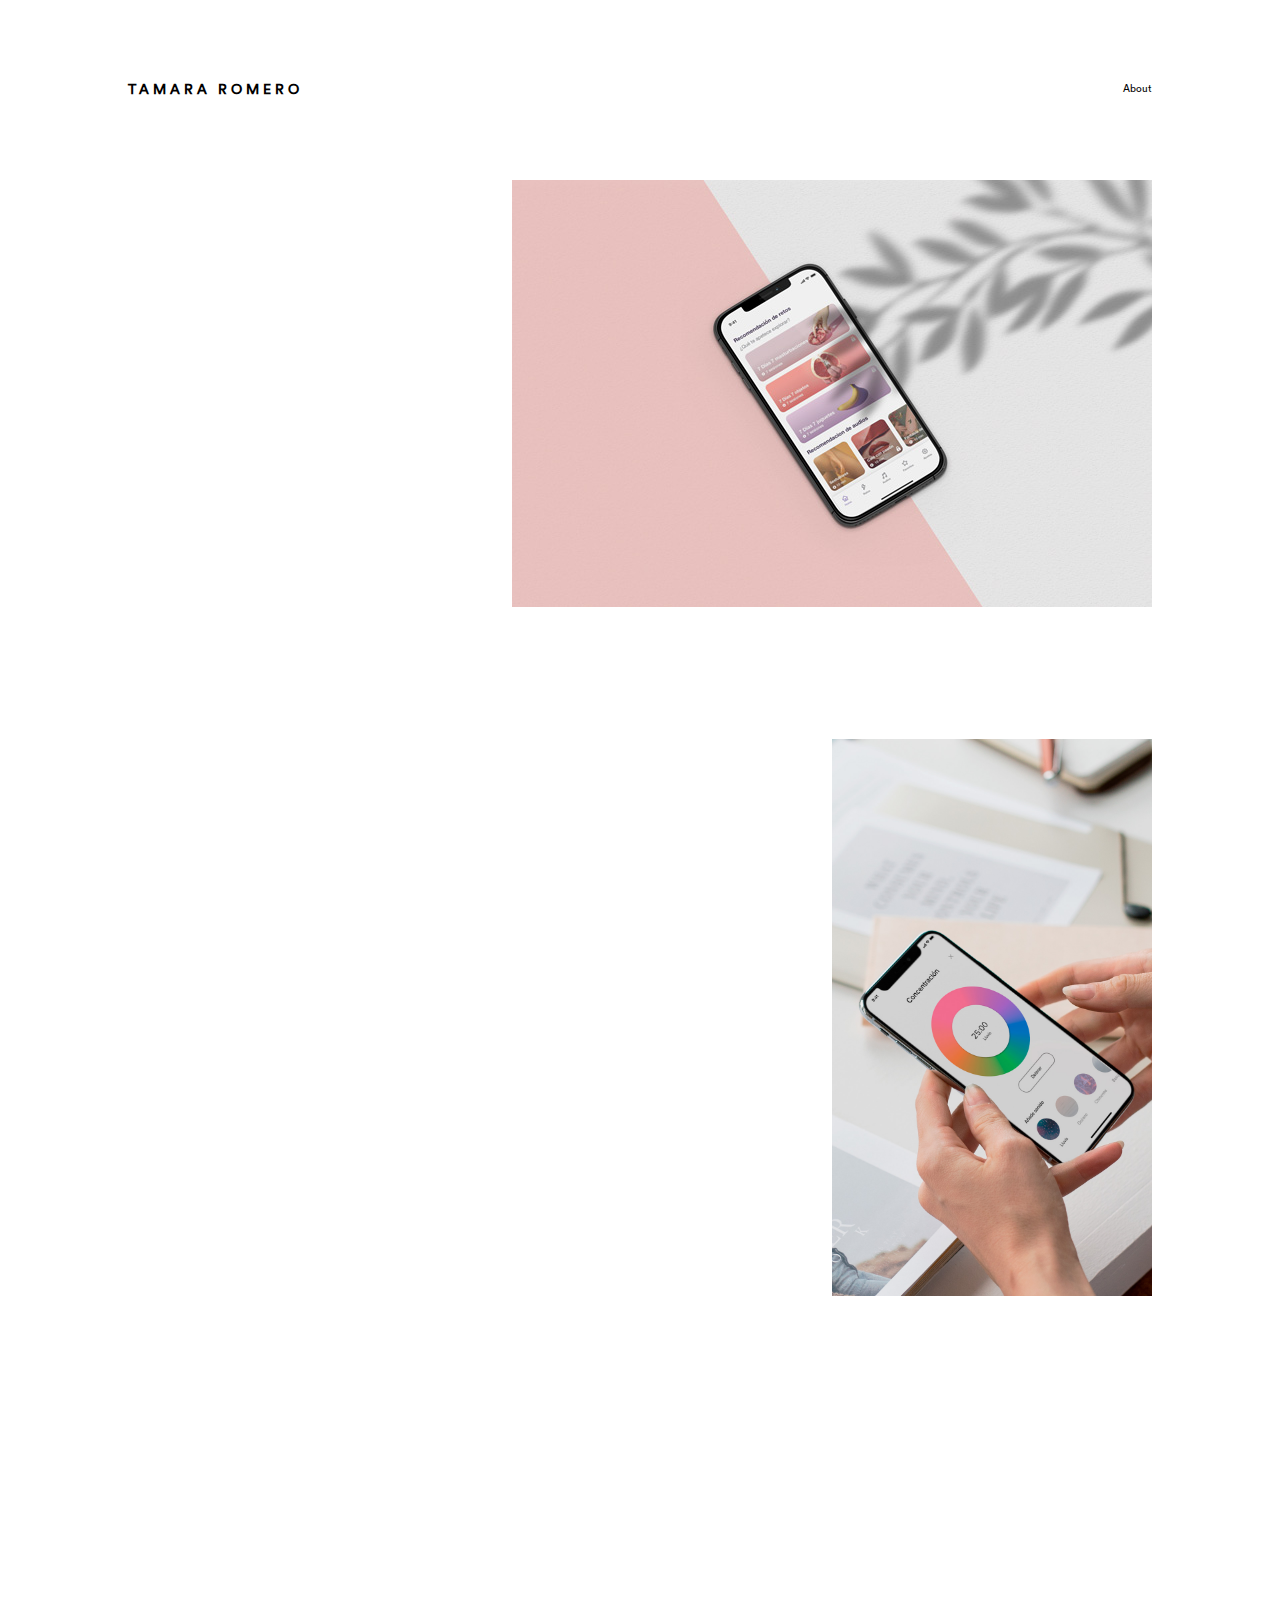
<file: index.html>
<!DOCTYPE html>
<html lang="en">

<head>
    <meta charset="UTF-8">
    <meta name="viewport" content="width=device-width, initial-scale=1.0">
    <meta http-equiv="X-UA-Compatible" content="ie=edge">
    <title>Portfolio Tamara</title>
    <link rel="stylesheet" href="css/normalize.css">
    <link rel="stylesheet" href="css/styles.css">
    <link href="https://unpkg.com/aos@2.3.1/dist/aos.css" rel="stylesheet">

</head>

<body>
    <header>
        <a href="index.html">
            <h1>Tamara Romero</h1>
        </a>
        <a href="about.html">
            <p>About</p>
        </a>
    </header>
    <section class="app-mine" data-aos="fade-left">
        <a href="mine.html"><img class="img_mine" src="images/app_mine.jpg" alt="Imagen horizontal con movil"></a>
    </section>
    <section class="app-circle" data-aos="fade-left">
        <a href="circle.html"><img class="img_circle" src="images/app-circle.jpg" alt="Imagen con movil"></a>
    </section>
    <section class="video-premios" data-aos="fade-right">
        <a href="premios.html"><img class="img_premios" src="images/video-premios.png" alt="imagen fuidos"></a>
    </section>
    <section class="editorial" data-aos="fade-right">
        <a href="editorial.html"><img class="urmeneta" src="images/urmeneta.png" alt="imagen retrato urmeneta"></a>
    </section>
    <section class="daniel-rueda" data-aos="fade-left">
        <a href="espacios-creativos.html"><img class="imgworks5" src="images/daniel-rueda.png" alt="imagen espaldas daniel rueda"></a>
    </section>
    <section class="revista" data-aos="fade-left">
        <a href="editorial-eurekers.html"><img class="img_revista" src="images/revista.jpg" alt="Imagen revista abierta"></a>
    </section>

    <footer>
    </footer>
    <script src="https://unpkg.com/aos@2.3.1/dist/aos.js"></script>
    <script>
        AOS.init();
    </script>
</body>

</html>
</file>
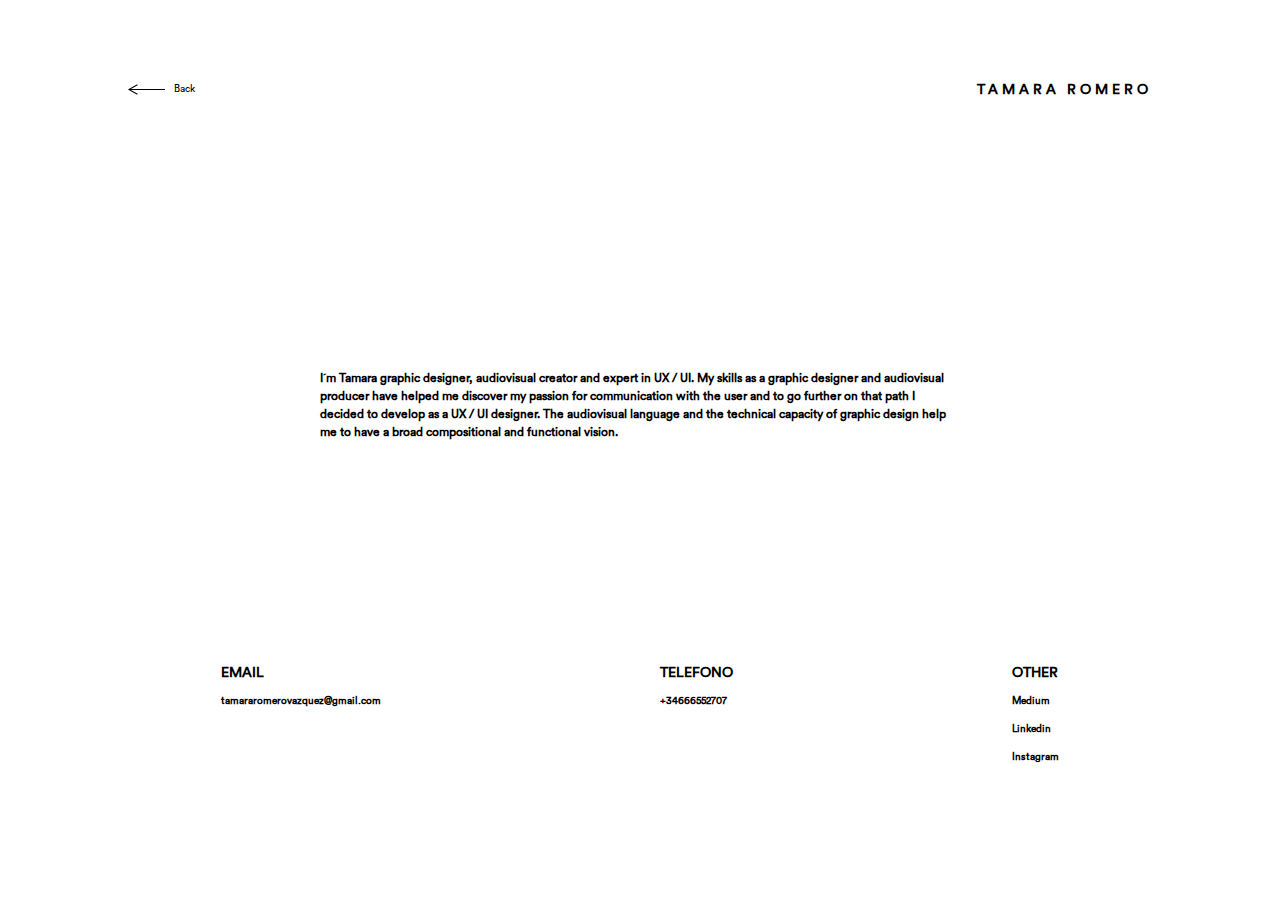
<file: about.html>
<!DOCTYPE html>
<html lang="en">

<head>
    <meta charset="UTF-8">
    <meta name="viewport" content="width=device-width, initial-scale=1.0">
    <meta http-equiv="X-UA-Compatible" content="ie=edge">
    <title>About</title>
    <link rel="stylesheet" href="css/normalize.css">
    <link rel="stylesheet" href="css/styles.css">
    <link rel="stylesheet" href="css/about.css">
</head>
<header>
    <div class="flechayback">
    <a href="index.html">
       <img src="images/flecha.svg" alt="flecha">
    </a></a>
    <a class="back" href="index.html">
        <p>Back</p>
    </a></div>
    <a href="index.html">
        <h1>Tamara Romero</h1>
    </a>
</header>

<body>
    <section>
        <div class="bio">
            <h3>I´m Tamara graphic designer, audiovisual creator and expert in UX / UI.
                    My skills as a graphic designer and audiovisual producer have helped me discover my passion for communication with the user and to go further on that path I decided to develop as a UX / UI designer. The audiovisual language and the technical capacity of graphic design help me to have a broad compositional and functional vision. </h3>
        </div>
    </section>
    
    <section class="text-container">
            <p class="text">
                <div class= "dos">
                <h2>Email</h2>
                <h3>
                        <a href="mailto:tamararomerovazquez@gmail.com"><p>tamararomerovazquez@gmail.com</p></a>
                </h3>
                </div>
            </p>
            <p class="text">
                <div class= "dos">
                <h2>telefono</h2>
                <h3>
                    <p>+34666552707</p>
                </h3>
                </div>
            </p>
            <p class="text">
                <div class= "dos">
                <h2>Other</h2>
                <h3>
                    <a href="https://medium.com/@tamararomerovazquez"><p>Medium</p></a><a href="https://www.linkedin.com/in/tamararomero/"><p>Linkedin</p></a><a href="https://www.instagram.com/sipi_nopi/"><p>Instagram</p></a>
                </h3>
            </div>
            </p>
</body>

</html>
</file>
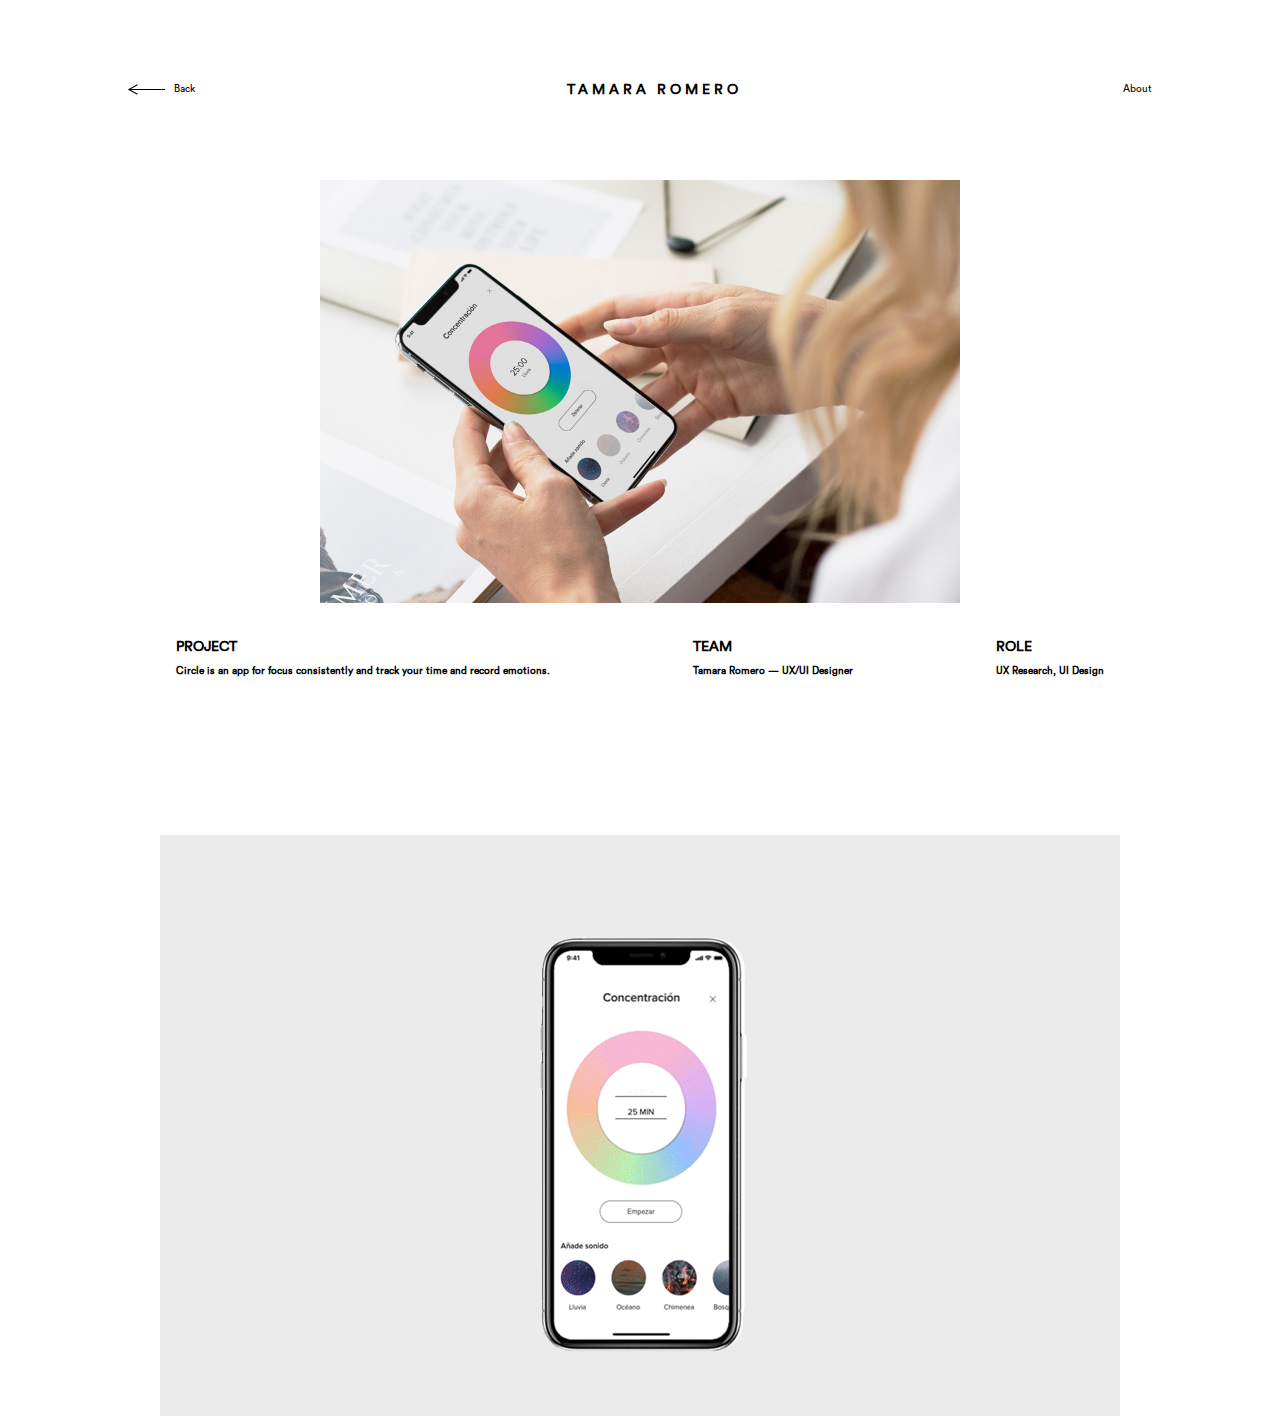
<file: circle.html>
<!DOCTYPE html>
<html lang="en">

<head>
    <meta charset="UTF-8">
    <meta name="viewport" content="width=device-width, initial-scale=1.0">
    <meta http-equiv="X-UA-Compatible" content="ie=edge">
    <title>App Circle</title>
    <link rel="stylesheet" href="css/normalize.css">
    <link rel="stylesheet" href="css/styles.css">
    <link rel="stylesheet" href="css/projects.css">
</head>

<header>
    <div class="flechayback">
        <a href="index.html">
            <img src="images/flecha.svg" alt="flecha">
        </a></a>
        <a class="back" href="index.html">
            <p>Back</p>
        </a></div>
    <a href="index.html">
        <h1>Tamara Romero</h1>
    </a>
    <div class="about">
    <a href="about.html">
        <nav>About</nav>
    </a>

</header>

<body>
    <section class="image_projects">
        <img class="projects_mine" src="images/app-circle-960.jpg" alt="Imagen con movil"></a>
    </section>

    <section class="text-container">
        <p class="text">
            <div class="dos">
                <h2>Project</h2>
                <h3>
                    <p class="descripcion">Circle is an app for focus consistently and track your time and record emotions.</p>
                </h3>
            </div>
        </p>
        <p class="text">
            <div class="dos">
                <h2>Team</h2>
                <h3>
                    <p>Tamara Romero — UX/UI Designer</p>
                    
                </h3>
            </div>
        </p>
        <p class="text">
            <div class="dos">
                <h2>Role</h2>
                <h3>
                    <p>UX Research, UI Design </p>
                </h3>
            </div>
        </p>
    </section>
    
    <section class="contenedor_gif_mine">
            <img class="gif_mine" src="images/app-circle-concentracion.gif" alt="imagen gif app mine"></a>
        </section>

</body>

</html>
</file>
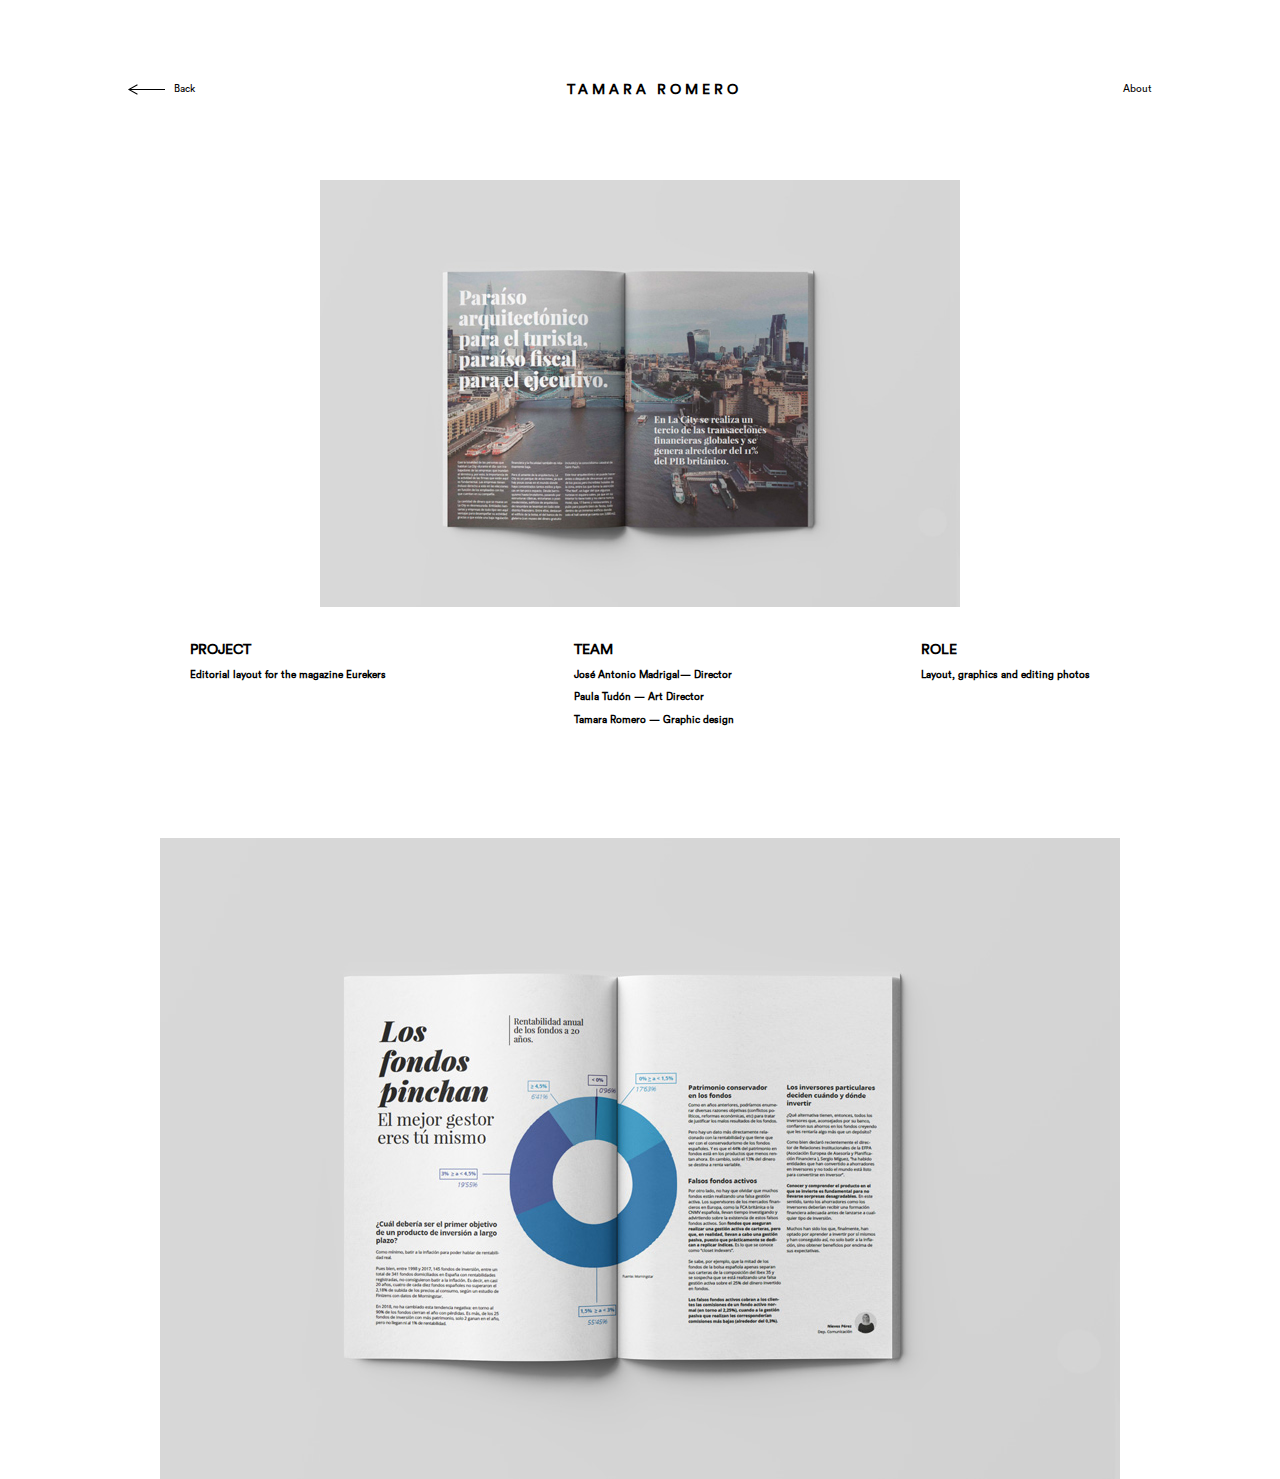
<file: editorial-eurekers.html>
<!DOCTYPE html>
<html lang="en">

<head>
    <meta charset="UTF-8">
    <meta name="viewport" content="width=device-width, initial-scale=1.0">
    <meta http-equiv="X-UA-Compatible" content="ie=edge">
    <title>Magazine Eurekers</title>
    <link rel="stylesheet" href="css/normalize.css">
    <link rel="stylesheet" href="css/styles.css">
    <link rel="stylesheet" href="css/projects.css">
</head>

<header>
    <div class="flechayback">
        <a href="index.html">
            <img src="images/flecha.svg" alt="flecha">
        </a></a>
        <a class="back" href="index.html">
            <p>Back</p>
        </a></div>
    <div class="minombre">
        <a href="index.html">
            <h1>Tamara Romero</h1>
        </a>
    </div>
    <div class="about">
        <a href="about.html">
            <nav>About</nav>
        </a>

</header>

<body>
    <section class="image_projects">
        <img class="projects_mine" src="images/revista-eurekers1.jpg" alt="Revista eurekers"></a>
    </section>

    <section class="text-container">
        <p class="text">
            <div class="dos">
                <h2>Project</h2>
                <h3>
                    <p> Editorial layout for the magazine Eurekers</p>
                </h3>
            </div>
        </p>
        <p class="text">
            <div class="dos">
                <h2>Team</h2>
                <h3>
                    <p>José Antonio Madrigal— Director</p>
                    <p>Paula Tudón — Art Director</p>
                    <p>Tamara Romero — Graphic design</p>

                </h3>
            </div>
        </p>
        <p class="text">
            <div class="dos">
                <h2>Role</h2>
                <h3>
                    <p>Layout, graphics and editing photos </p>
                </h3>
            </div>
        </p>
    </section>
    <section class="contenedor_gif_mine">
        <img class="gif_mine" src="images/revista-eurekers2.jpg" alt="Revista Eurekers"></a>
    </section>
</body>

</html>
</file>
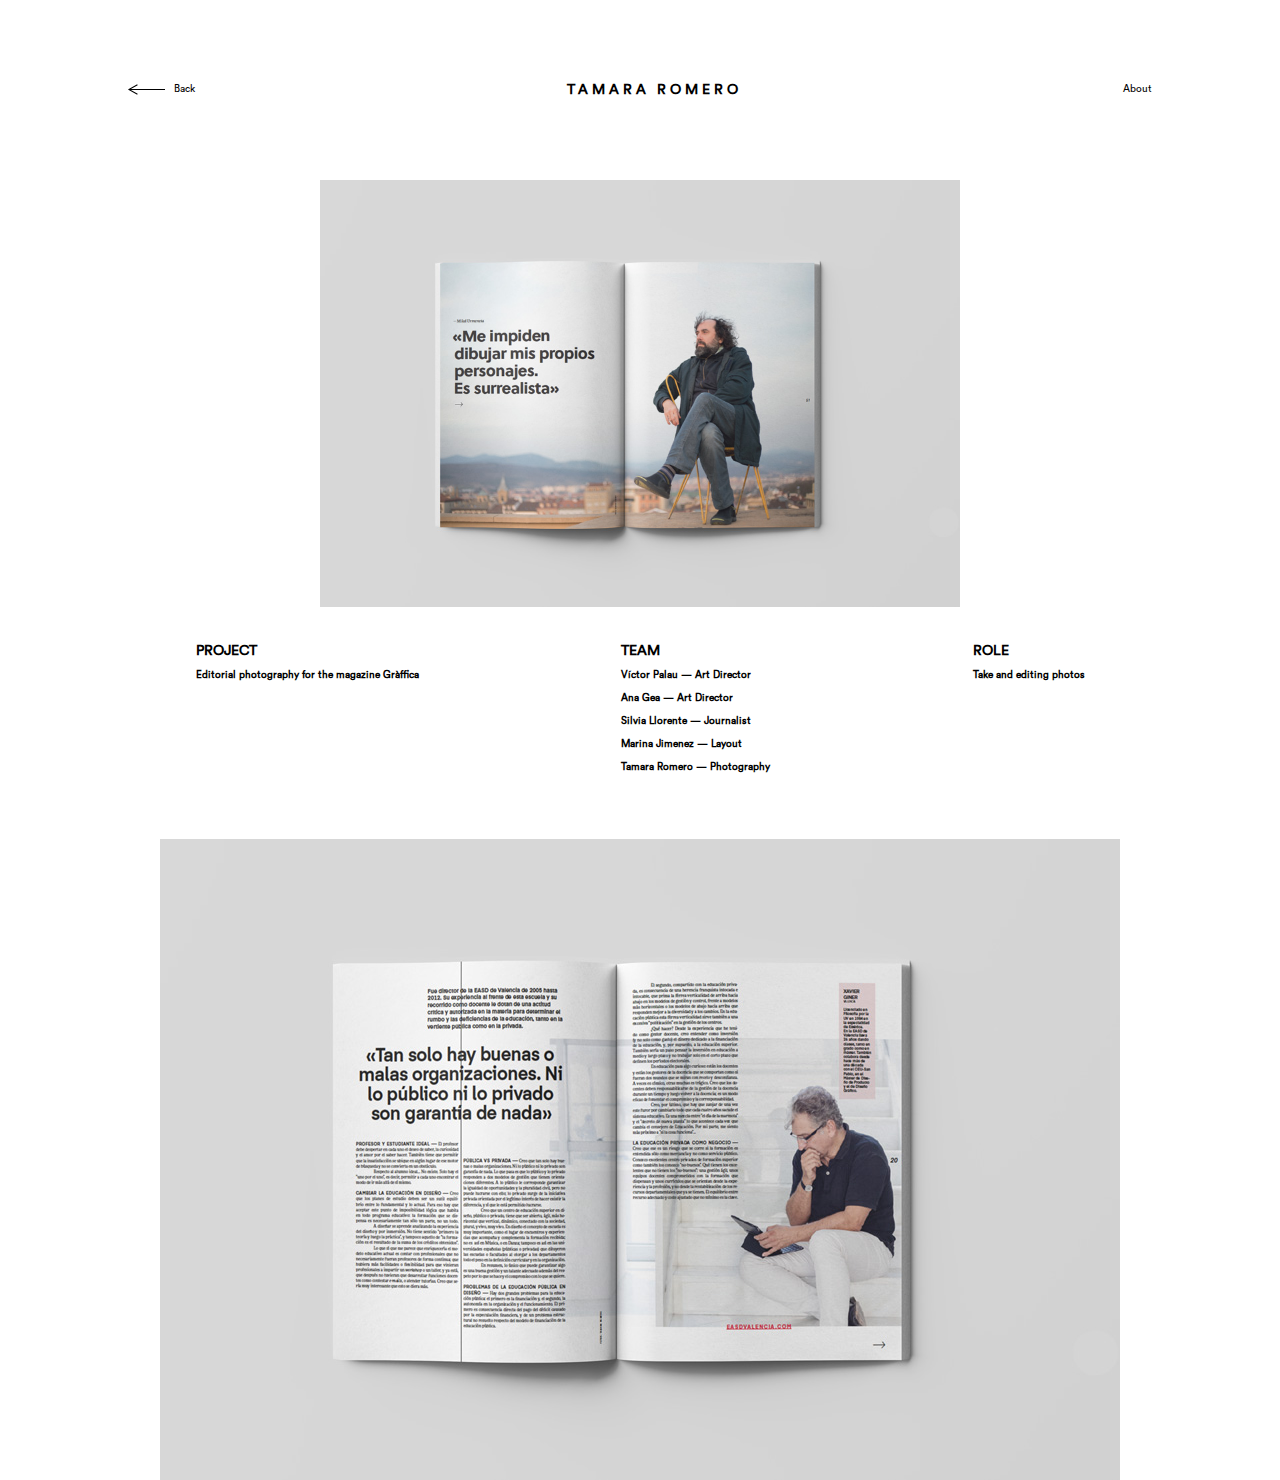
<file: editorial.html>
<!DOCTYPE html>
<html lang="en">

<head>
    <meta charset="UTF-8">
    <meta name="viewport" content="width=device-width, initial-scale=1.0">
    <meta http-equiv="X-UA-Compatible" content="ie=edge">
    <title>Editorial Photography</title>
    <link rel="stylesheet" href="css/normalize.css">
    <link rel="stylesheet" href="css/styles.css">
    <link rel="stylesheet" href="css/projects.css">
</head>

<header>
    <div class="flechayback">
        <a href="index.html">
            <img src="images/flecha.svg" alt="flecha">
        </a></a>
        <a class="back" href="index.html">
            <p>Back</p>
        </a></div>
    <a href="index.html">
        <h1>Tamara Romero</h1>
    </a>
    <div class="about">
    <a href="about.html">
        <nav>About</nav>
    </a>

</header>

<body>
        <section class="image_projects">
                <img class="projects_mine" src="images/urmeneta.jpg" alt="retrato de urmeneta"></a>
            </section>

    <section class="text-container">
        <p class="text">
            <div class="dos">
                <h2>Project</h2>
                <h3>
                    <p> Editorial photography for the magazine Gràffica</p>
                </h3>
            </div>
        </p>
        <p class="text">
            <div class="dos">
                <h2>Team</h2>
                <h3>
                    <p>Víctor Palau — Art Director</p>
                    <p>Ana Gea — Art Director</p>
                    <p>Silvia Llorente — Journalist</p>
                    <p>Marina Jimenez — Layout</p>
                    <p>Tamara Romero — Photography</p>
                </h3>
            </div>
        </p>
        <p class="text">
            <div class="dos">
                <h2>Role</h2>
                <h3>
                    <p>Take and editing photos </p>
                </h3>
            </div>
        </p>
    </section>
    <section class="contenedor_gif_mine">
            <img class="gif_mine" src="images/easd.jpg" alt="Retrato director EASD Valencia"></a>
        </section>
</body>

</html>
</file>
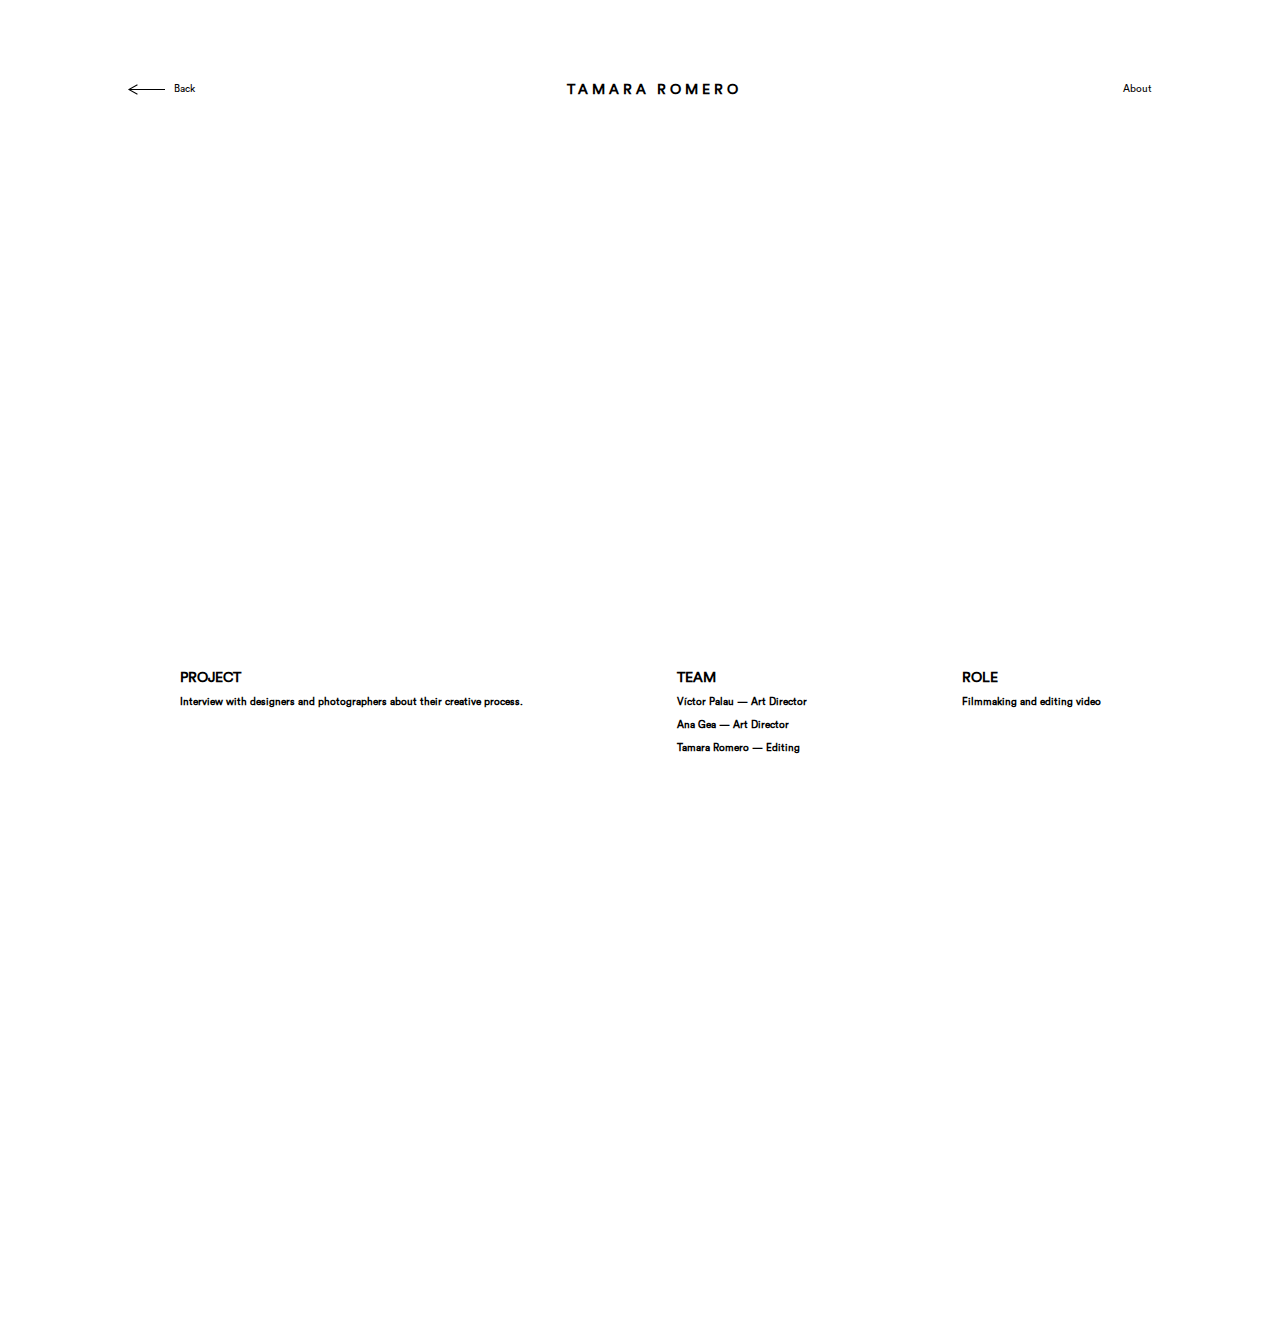
<file: espacios-creativos.html>
<!DOCTYPE html>
<html lang="en">

<head>
    <meta charset="UTF-8">
    <meta name="viewport" content="width=device-width, initial-scale=1.0">
    <meta http-equiv="X-UA-Compatible" content="ie=edge">
    <title>Espacios Creativos</title>
    <link rel="stylesheet" href="css/normalize.css">
    <link rel="stylesheet" href="css/styles.css">
    <link rel="stylesheet" href="css/projects.css">
</head>

<header>
    <div class="flechayback">
        <a href="index.html">
            <img src="images/flecha.svg" alt="flecha">
        </a></a>
        <a class="back" href="index.html">
            <p>Back</p>
        </a></div>
    <a href="index.html">
        <h1>Tamara Romero</h1>
    </a>
    <div class="about">
    <a href="about.html">
        <nav>About</nav>
    </a>

</header>

<body>
    <section class="video">
            <iframe width="800" height="450" src="https://www.youtube.com/embed/UUOJCDkJCZg" frameborder="0" allow="accelerometer; autoplay; encrypted-media; gyroscope; picture-in-picture" allowfullscreen></iframe>
    </section>

    <section class="text-container">
        <p class="text">
            <div class="dos">
                <h2>Project</h2>
                <h3>
                    <p>Interview with designers and photographers about their creative process. </p>
                </h3>
            </div>
        </p>
        <p class="text">
            <div class="dos">
                <h2>Team</h2>
                <h3>
                    <p>Víctor Palau — Art Director</p>
                    <p>Ana Gea — Art Director</p>
                    <p>Tamara Romero — Editing</p>
                
                </h3>
            </div>
        </p>
        <p class="text">
            <div class="dos">
                <h2>Role</h2>
                <h3>
                    <p>Filmmaking and editing video </p>
                </h3>
            </div>
        </p>
    </section>
    <section class="video">
            
<iframe width="800" height="450" src="https://www.youtube.com/embed/HgDq-vPk5U8" frameborder="0" allow="accelerometer; autoplay; encrypted-media; gyroscope; picture-in-picture" allowfullscreen></iframe>

    </section>
</body>

</html>
</file>
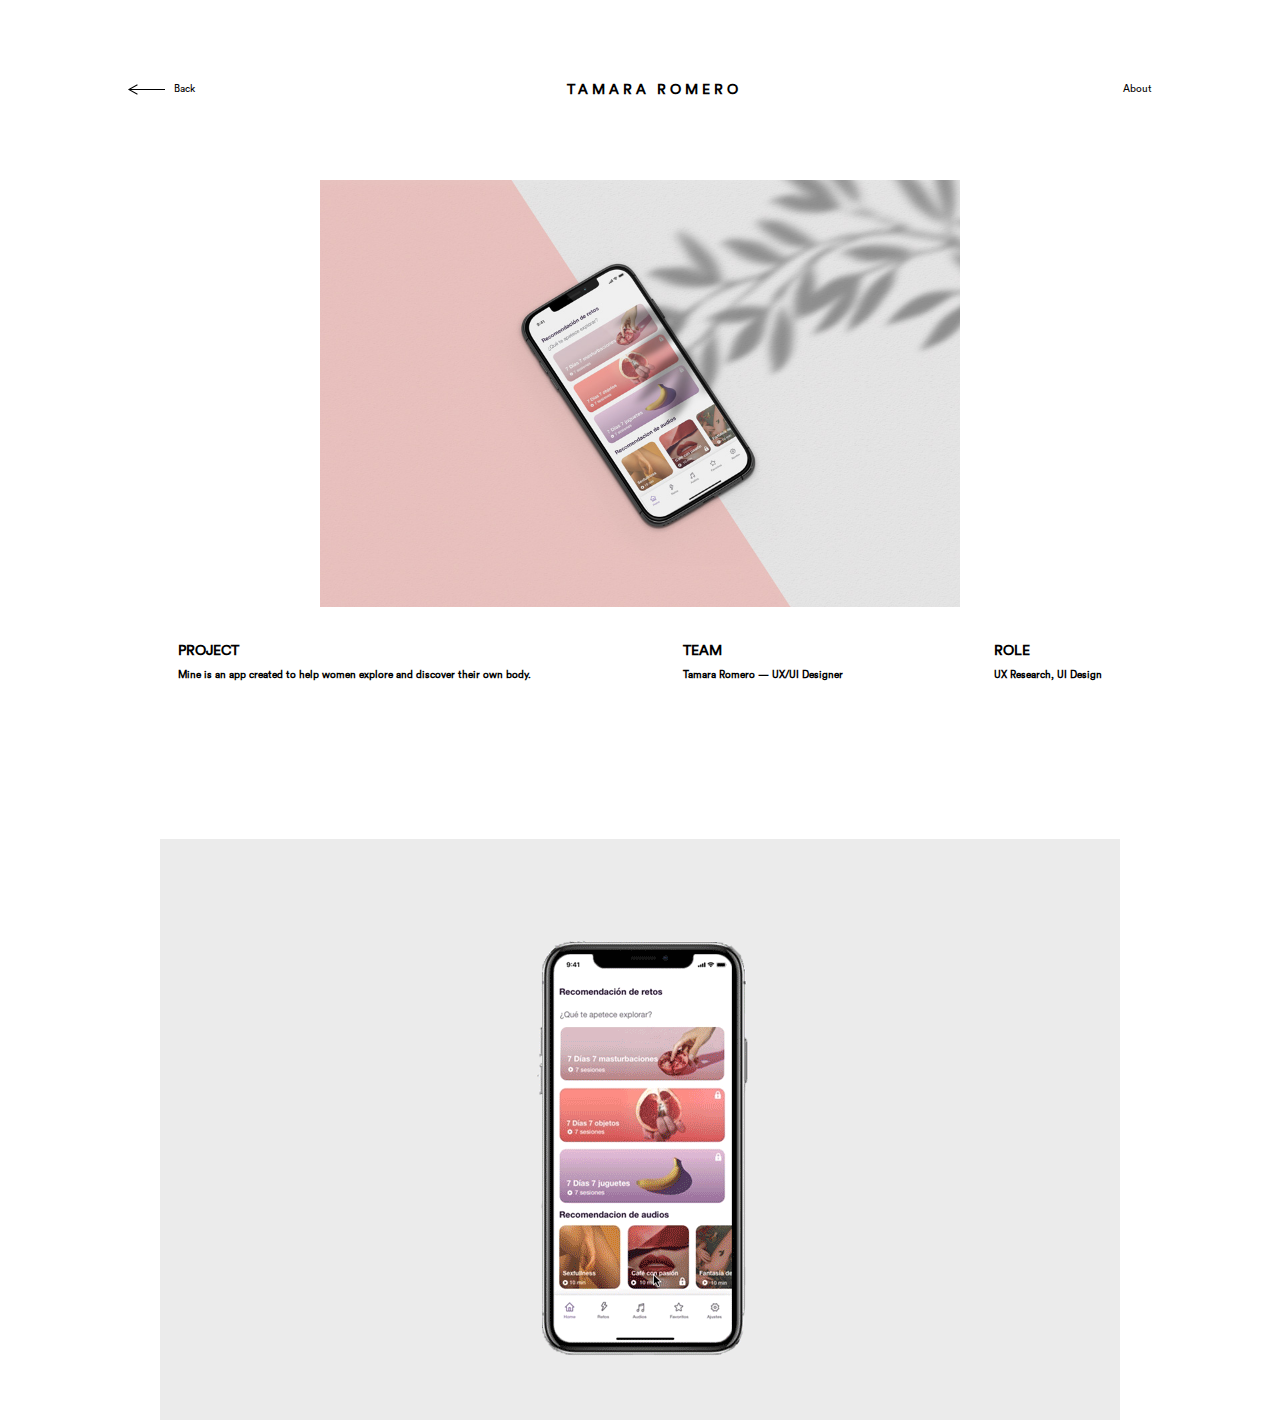
<file: mine.html>
<!DOCTYPE html>
<html lang="en">

<head>
    <meta charset="UTF-8">
    <meta name="viewport" content="width=device-width, initial-scale=1.0">
    <meta http-equiv="X-UA-Compatible" content="ie=edge">
    <title>App Mine</title>
    <link rel="stylesheet" href="css/normalize.css">
    <link rel="stylesheet" href="css/styles.css">
    <link rel="stylesheet" href="css/projects.css">
</head>

<header>
    <div class="flechayback">
        <a href="index.html">
            <img src="images/flecha.svg" alt="flecha">
        </a></a>
        <a class="back" href="index.html">
            <p>Back</p>
        </a></div>
    <a href="index.html">
        <h1>Tamara Romero</h1>
    </a>
    <div class="about">
    <a href="about.html">
        <nav>About</nav>
    </a>

</header>

<body>
    <section class="image_projects">
        <img class="projects_mine" src="images/app-mine-960.jpg" alt="Imagen con movil"></a>
    </section>

    <section class="text-container">
        <p class="text">
            <div class="dos">
                <h2>Project</h2>
                <h3>
                    <p class="descripcion">Mine is an app created to help women explore and discover their own body.</p>
                </h3>
            </div>
        </p>
        <p class="text">
            <div class="dos">
                <h2>Team</h2>
                <h3>
                    <p>Tamara Romero — UX/UI Designer</p>
                    
                </h3>
            </div>
        </p>
        <p class="text">
            <div class="dos">
                <h2>Role</h2>
                <h3>
                    <p>UX Research, UI Design </p>
                </h3>
            </div>
        </p>
    </section>
    
    <section class="contenedor_gif_mine">
            <img class="gif_mine" src="images/mine-flow.gif" alt="imagen gif app mine"></a>
        </section>

</body>

</html>
</file>
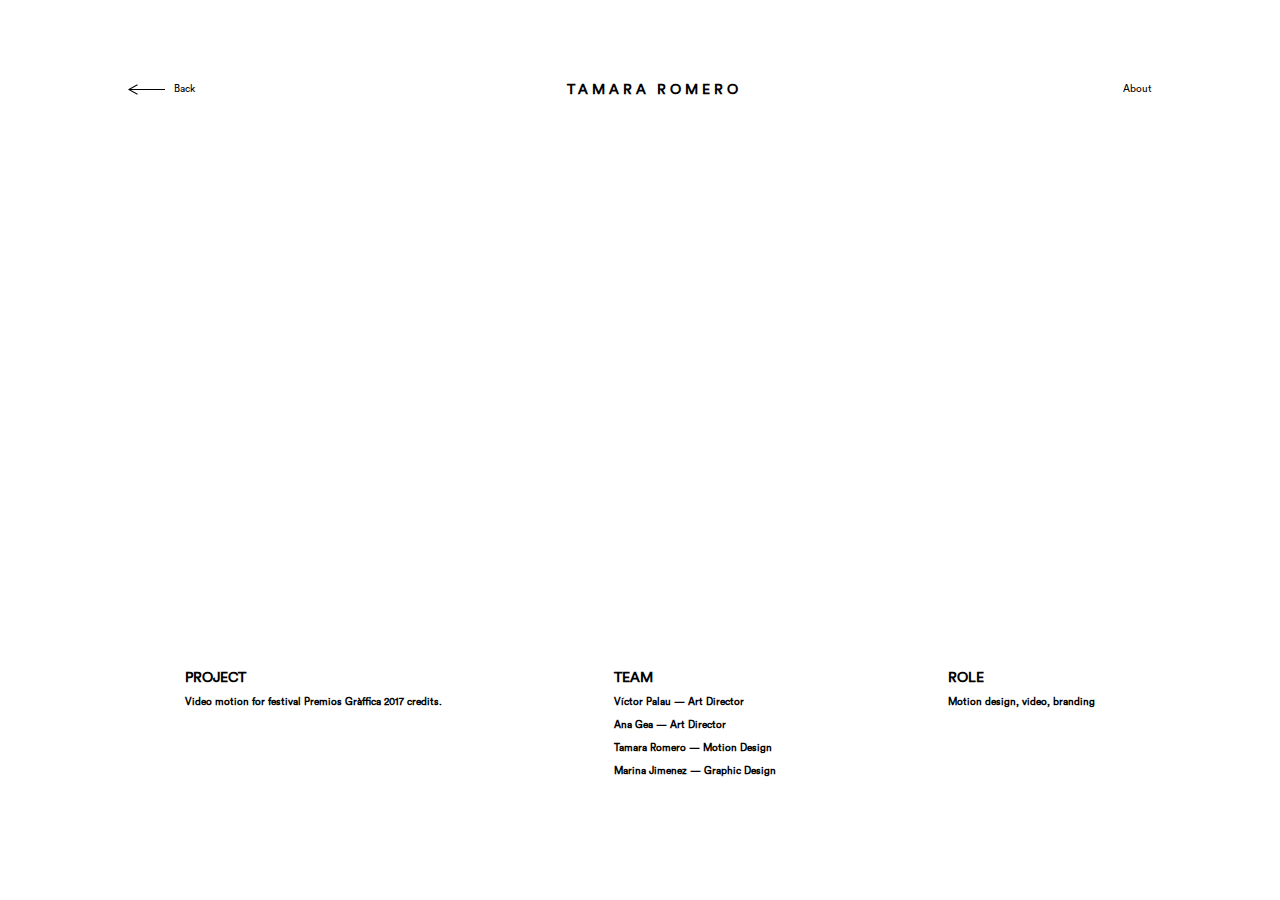
<file: premios.html>
<!DOCTYPE html>
<html lang="en">

<head>
    <meta charset="UTF-8">
    <meta name="viewport" content="width=device-width, initial-scale=1.0">
    <meta http-equiv="X-UA-Compatible" content="ie=edge">
    <title>Premios Gràffica</title>
    <link rel="stylesheet" href="css/normalize.css">
    <link rel="stylesheet" href="css/styles.css">
    <link rel="stylesheet" href="css/projects.css">
</head>

<header>
    <div class="flechayback">
        <a href="index.html">
            <img src="images/flecha.svg" alt="flecha">
        </a></a>
        <a class="back" href="index.html">
            <p>Back</p>
        </a></div>
    <a href="index.html">
        <h1>Tamara Romero</h1>
    </a>
    <div class="about">
    <a href="about.html">
        <nav>About</nav>
    </a>

</header>

<body>
    <section class="video">
        <iframe width="800" height="450" src="https://www.youtube.com/embed/a15xqM9undk" frameborder="0"
            allow="accelerometer; autoplay; encrypted-media; gyroscope; picture-in-picture" allowfullscreen></iframe>
    </section>

    <section class="text-container">
        <p class="text">
            <div class="dos">
                <h2>Project</h2>
                <h3>
                    <p>Video motion for festival Premios Gràffica 2017 credits.</p>
                </h3>
            </div>
        </p>
        <p class="text">
            <div class="dos">
                <h2>Team</h2>
                <h3>
                    <p>Víctor Palau — Art Director</p>
                    <p>Ana Gea — Art Director</p>
                    <p>Tamara Romero — Motion Design</p>
                    <p>Marina Jimenez — Graphic Design</p>
                </h3>
            </div>
        </p>
        <p class="text">
            <div class="dos">
                <h2>Role</h2>
                <h3>
                    <p>Motion design, video, branding </p>
                </h3>
            </div>
        </p>
    </section>
</body>

</html>
</file>
<file: css/styles.css>
@font-face{
    src:url("../fonts/CircularStd-Book.otf");
    font-family: "Circular-Book";
}
@font-face{
    src:url("../fonts/CircularStd-Book.otf");
    font-family: "Circular-Medium";
}
@font-face{
    src:url("../fonts/CircularStd-Bold.otf");
    font-family: "Circular-Bold";
}
html, body {
    max-width: 100%;
    overflow-x: hidden;
}
a {
    text-decoration: none;
    color: black;
}
header{
    display: flex;
    height: 20vh;
    margin: 0 auto;
    width: 80%;
    align-items: center;
    justify-content: space-between;
}

h1{
    text-align:left;
    font-size: 14px;
    font-family:"Circular-Book";
    text-transform: uppercase;
    letter-spacing: 3pt; 
}
p{
    justify-content: space-between;
    font-size: 10px;
    font-family:"Circular-Book";
}
.app-mine{
    width: 100%;
    text-align: right;
}
.img_mine{
    width:50%;
    text-align: right;
    margin-right: 10%;
}
.app-circle{
    width: 100%;
    text-align: right;
}
.img_circle{
    width:25%;
    margin-top: 10%;
    text-align: right;
    margin-right: 10%;
}
.video-premios{
    margin-top: -30%;
    width: 100%;
    text-align: left;
}
.img_premios{
    width:40%;
    text-align: right;
    margin-left: 10%;
}
.revista{
    margin-top: 10%;
    width: 100%;
    text-align: right;
}
.img_revista{
    width:50%;
    text-align: right;
    margin-right: 10%;
}

.urmeneta{
    margin-top: 10%;
    width: 25%;
    text-align: left;
    margin-left: 20%;
}

.daniel-rueda{
    margin-top: -27%;
    width: 100%;
    text-align: right;
}
.imgworks5{
    width:25%;
    text-align: right;
    margin-right: 20%;
}
footer{
    display: flex;
    height: 20vh;
    margin: 0 auto;
    width: 80%;
    align-items: center;
    justify-content: space-between;
}
@media screen and (min-width: 415px) and (max-width: 768px) {
   
 .video-premios{
    width: 45%;
    }

}
</file>
<file: css/about.css>
.bio {
    display: flex;
    height: 50vh;
    margin: 0 auto;
    width: 50%;
    align-items: center; 
}
h3{
    text-align: center;
    font-size: 17px;
    font-family: "Circular-Bold";
    line-height: 150%
}
.flechayback{
    display: flex;
    align-items: center;
}
.back{
    margin-left: 15%;
}

.text-container {
    display: flex;
    height: 20vh;
    margin: 0 auto;
    width: 80%;
    padding: 2% 0;
    justify-content: space-between
    
  }

  h2{
    width: 30%;
    text-align:left;
    flex-direction: column;
    font-size: 14px;
    font-family:"Circular-Book";
    text-transform: uppercase;
    }
  h3{
    text-align:left;
    align-items: baseline;
    font-size: 12px;
    font-family:"Circular-Medium";
  }
  .dos{
    flex-direction: column;
    line-height: 80%
    
  }
</file>
<file: css/projects.css>
.text-container {
  display: flex;
  height: 20vh;
  margin: 0 auto;
  width: 80%;
  padding: 2% 0;
  justify-content: space-between;
}
h2{
  width: 30%;
  text-align:left;
  flex-direction: column;
  font-size: 14px;
  font-family:"Circular-Book";
  text-transform: uppercase;
  }
h3{
  text-align:left;
  align-items: baseline;
  font-size: 12px;
  font-family:"Circular-Medium";
}
.dos{
  flex-direction: column;
  line-height: 60%;
  }
  .flechayback{
    display: flex;
    align-items: center;
    justify-content: space-between;
  }
  .back{
    margin-left: 15%;
  }
  .about{
    font-size: 10px;
    font-family: "Circular-Book"
  }
  
  .tamararomero{
    flex-grow: initial;
    text-align:left;
  }
 
.image_projects{
    width: 100%;
    display: flex;
    justify-content: center;

}
.projects_mine{
  width: 50%;
   
}
.video{
    text-align: center;
}

.contenedor_gif_mine{
    width: 100%;
    display: flex;
    justify-content: center;
}


.text-container{
    display: flex;
    height: 20vh;
    margin: 0 auto;
    width: 80%;
    padding: 2% 0;
    justify-content: space-between
    
  }
  h2{
    width: 30%;
    text-align:left;
    flex-direction: column;
    font-size: 14px;
    font-family:"Circular-Book";
    text-transform: uppercase;
    }
  h3{
    text-align:left;
    align-items: baseline;
    font-size: 12px;
    font-family:"Circular-Medium";
  }
  .dos{
    flex-direction: column;
    line-height: 80% 
  }
</file>
